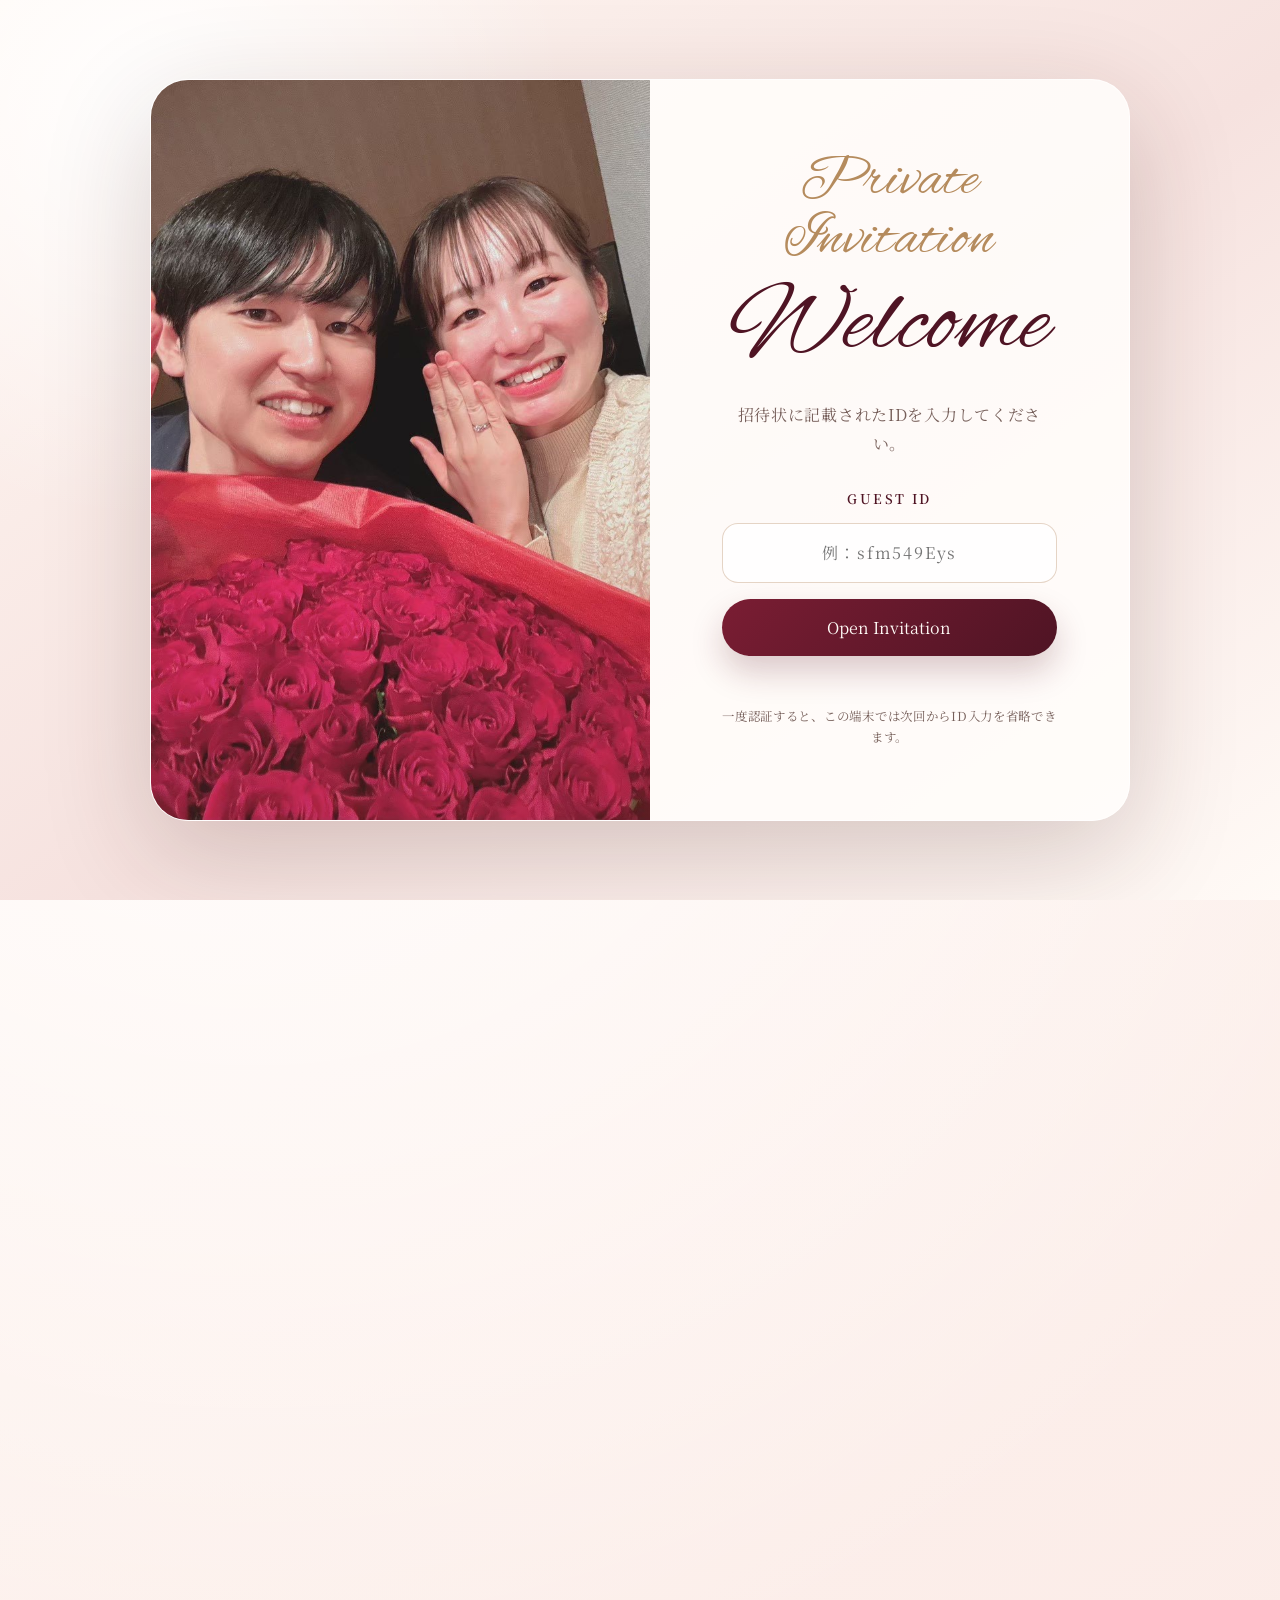
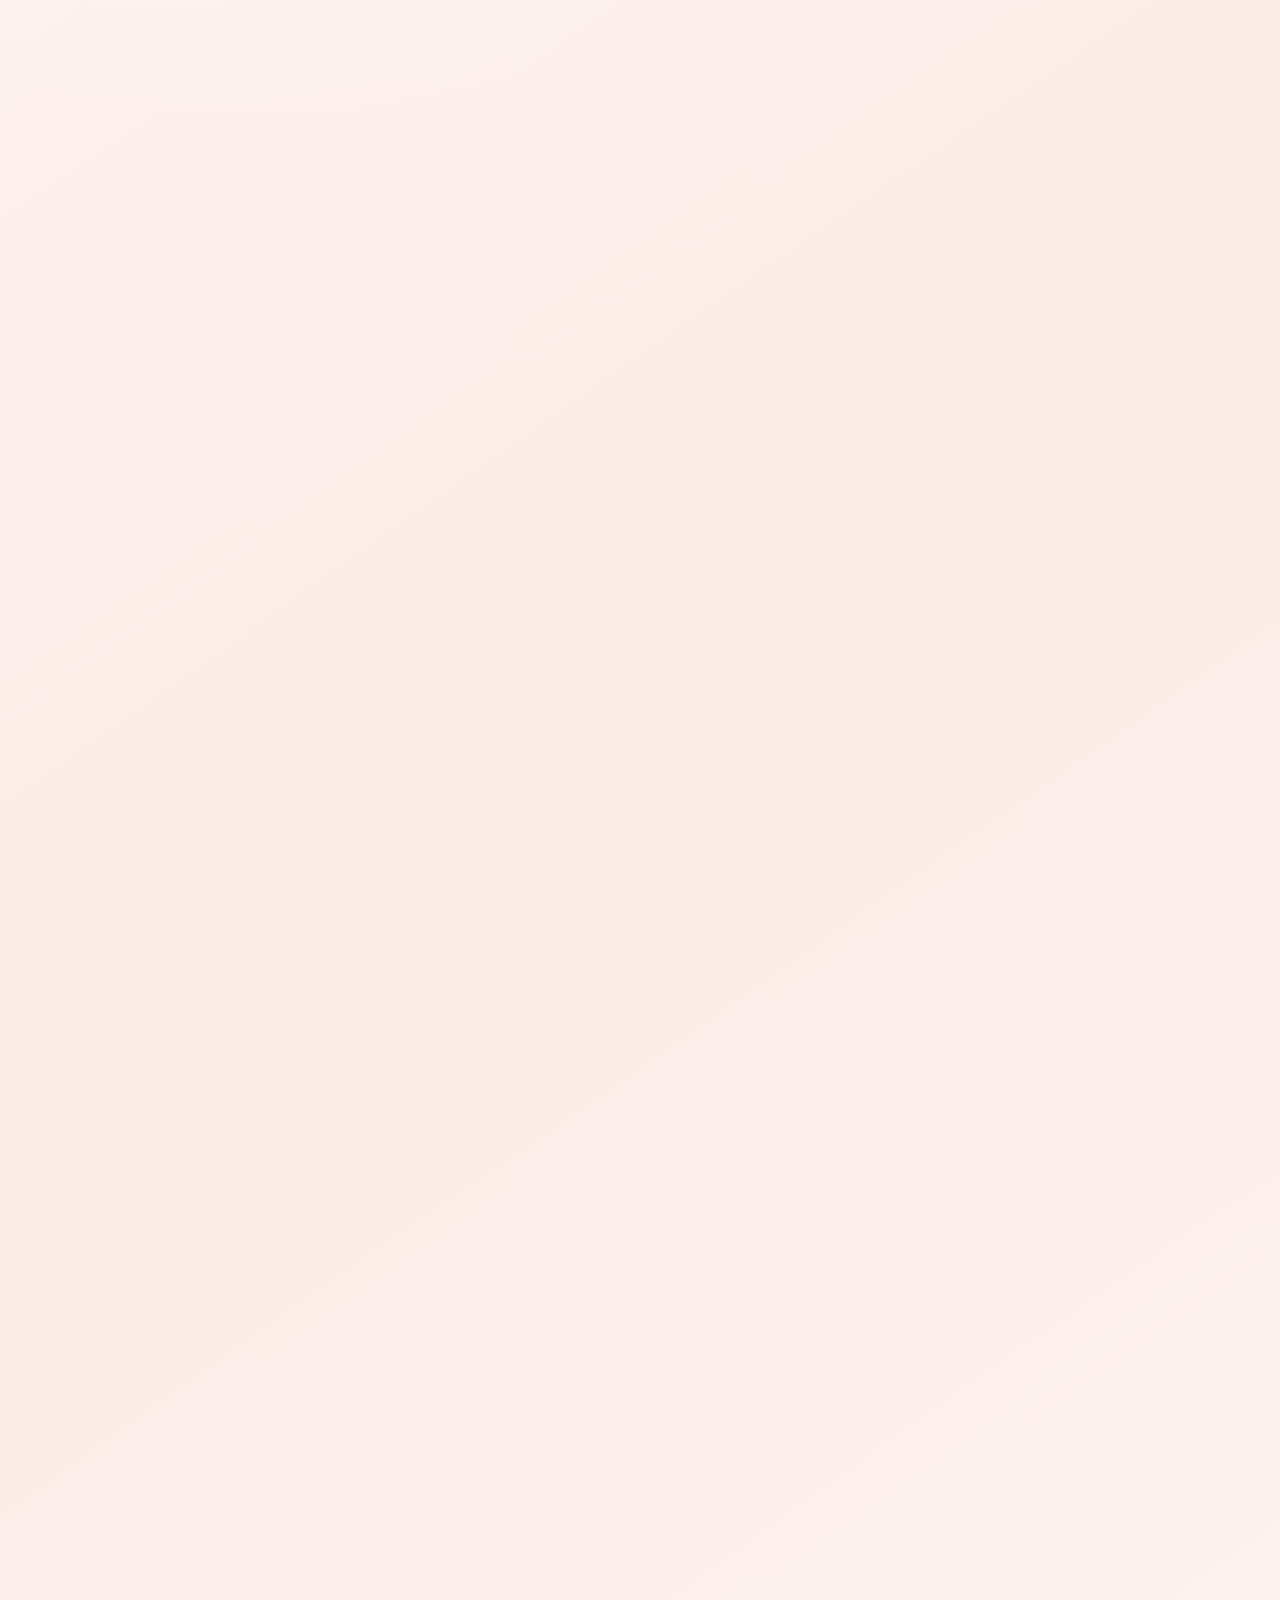
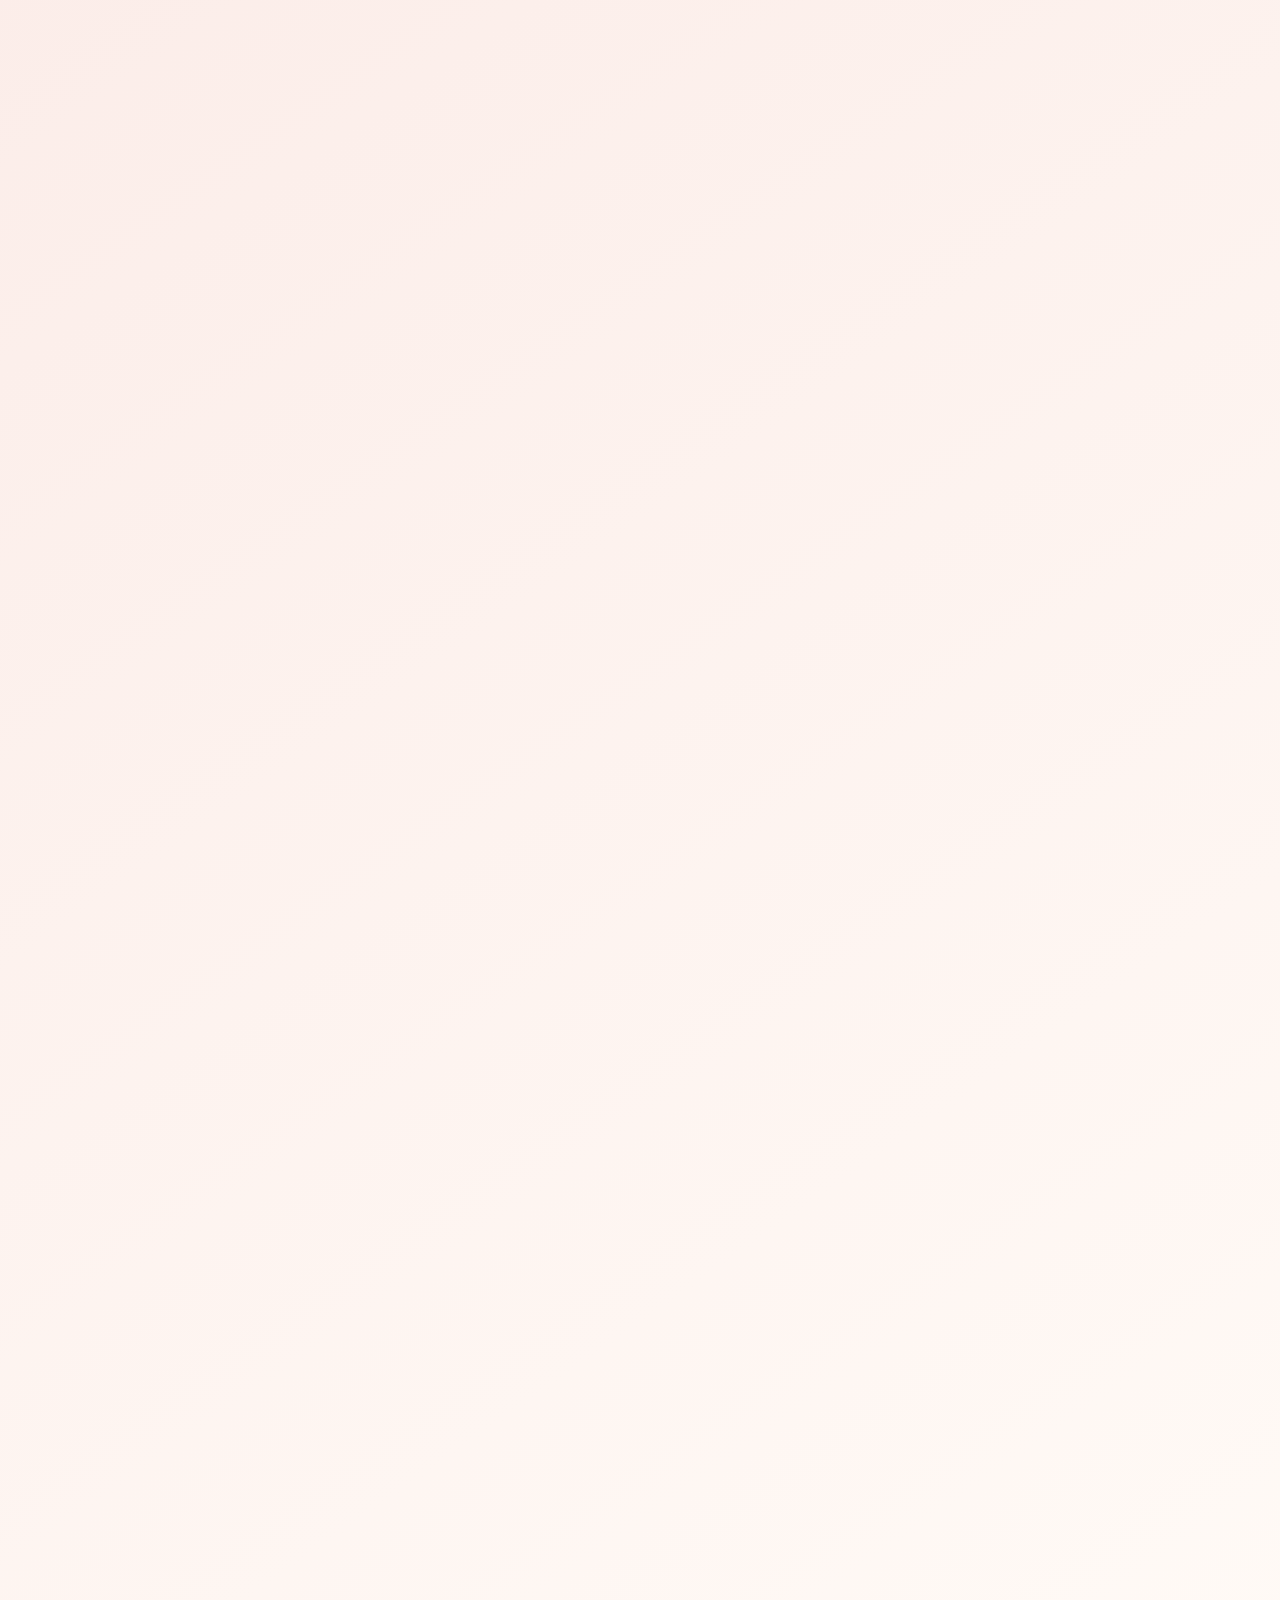
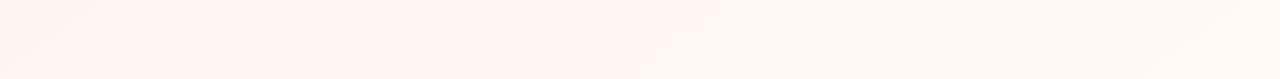
<file: index.html>
<!doctype html>
<html lang="ja">
<head>
  <meta charset="utf-8">
  <meta name="viewport" content="width=device-width, initial-scale=1">
  <meta name="robots" content="noindex,nofollow">
  <meta name="theme-color" content="#fff8f3">
  <title>Yusuke &amp; Aika Wedding Invitation</title>
  <link rel="icon" href="assets/favicon.svg" type="image/svg+xml">
  <link rel="preconnect" href="https://fonts.googleapis.com">
  <link rel="preconnect" href="https://fonts.gstatic.com" crossorigin>
  <link href="https://fonts.googleapis.com/css2?family=Alex+Brush&amp;family=Noto+Serif+JP:wght@400;500;600;700&amp;family=Old+Standard+TT:wght@400;700&amp;display=swap" rel="stylesheet">
  <link rel="stylesheet" href="css/style.css">
</head>
<body class="auth-locked">
  <div class="petal-layer" aria-hidden="true"></div>

  <section id="authOverlay" class="auth-overlay" aria-labelledby="authTitle">
    <div class="auth-card">
      <div class="auth-photo" aria-hidden="true">
        <img src="assets/gallery-1.jpg" alt="" loading="eager">
      </div>
      <div class="auth-content">
        <p class="auth-kicker">Private Invitation</p>
        <h1 id="authTitle">Welcome</h1>
        <p class="auth-copy">
          招待状に記載されたIDを<br class="sp-only">入力してください。
        </p>
        <form id="authForm" class="auth-form" novalidate>
          <label for="guestIdEntry">Guest ID</label>
          <input id="guestIdEntry" name="guestIdEntry" type="text" inputmode="text" autocomplete="off" autocapitalize="none" spellcheck="false" required placeholder="例：sfm549Eys">
          <button id="authButton" class="primary-button" type="submit">Open Invitation</button>
          <p id="authStatus" class="form-status" aria-live="polite"></p>
        </form>
        <p class="auth-note">一度認証すると、この端末では次回からID入力を省略できます。</p>
      </div>
    </div>
  </section>

  <header class="top-menu" aria-label="ページメニュー">
    <button id="menuButton" class="hamburger" type="button" aria-label="メニューを開く" aria-controls="menuPanel" aria-expanded="false"><span></span></button>
    <nav id="menuPanel" class="menu-panel" aria-label="メインメニュー">
      <a href="#invitation" data-nav="invitation"><span>Invitation</span>招待状ページ</a>
      <a href="#profile" data-nav="profile"><span>Profile</span>2人の紹介ページ</a>
      <a id="finalPuzzleMenuLink" class="is-hidden" href="#final-puzzle" data-nav="final-puzzle"><span>Final Puzzle</span>本当の最後の謎ページ</a>
      <div class="menu-divider" aria-hidden="true"></div>
      <div class="guest-menu">
        <p id="menuGuestName">Guest</p>
        <button id="changeIdButton" type="button">IDを変更する</button>
      </div>
    </nav>
  </header>

  <div id="messageOverlay" class="message-overlay" role="button" tabindex="0" aria-label="招待状を開く" hidden>
    <div class="message-shade" aria-hidden="true"></div>
    <article class="message-card" aria-live="polite">
      <p class="script-label">Dear Guest</p>
      <h2 id="messageGuestName" class="message-name">ゲスト様</h2>
      <p id="messageBody" class="message-text"></p>
      <p class="message-signature">Yusuke &amp; Aika</p>
      <div class="tap-guide">Tap to open</div>
    </article>
  </div>

  <main class="site-shell">
    <div id="invitationPage" class="page-view" data-page="invitation">
      <section class="hero fade-in">
        <div class="hero-slider" aria-label="新郎新婦の写真スライド">
          <div class="hero-slide is-active"><img src="assets/gallery-2.jpg" alt="東京タワーと新郎新婦" loading="eager"></div>
          <div class="hero-slide"><img src="assets/gallery-3.jpg" alt="海辺で撮影した新郎新婦" loading="lazy"></div>
          <div class="hero-slide"><img src="assets/gallery-4.jpg" alt="野球場で撮影した新郎新婦" loading="lazy"></div>
          <div class="slider-dots" aria-label="写真切り替え">
            <button class="slide-dot is-active" type="button" aria-label="写真1"></button>
            <button class="slide-dot" type="button" aria-label="写真2"></button>
            <button class="slide-dot" type="button" aria-label="写真3"></button>
          </div>
        </div>
        <div class="hero-copy">
          <p class="script-label">Wedding Invitation</p>
          <h1>Yusuke &amp; Aika</h1>
          <p class="lead">
            <span>平素より温かく見守ってくださり、<br class="sp-only">ありがとうございます。</span><br>
            <span>皆様への感謝を込めて、<br class="sp-only">ささやかながら結婚式を執り行います。</span>
          </p>
        </div>
      </section>

      <section class="section fade-in" aria-labelledby="countdown-title">
        <p class="section-kicker">Countdown</p>
        <h2 id="countdown-title">Until Our Wedding</h2>
        <p class="section-note">2027年3月21日 <span class="number-font">10:00</span> まで</p>
        <div class="countdown-grid" aria-live="polite">
          <div class="count-card"><span id="days" class="count-number">0</span><span class="count-label">Days</span></div>
          <div class="count-card"><span id="hours" class="count-number">00</span><span class="count-label">Hours</span></div>
          <div class="count-card"><span id="minutes" class="count-number">00</span><span class="count-label">Minutes</span></div>
          <div class="count-card"><span id="seconds" class="count-number">00</span><span class="count-label">Seconds</span></div>
        </div>
      </section>

      <section class="section fade-in" aria-labelledby="details-title">
        <p class="section-kicker">Information</p>
        <h2 id="details-title">Wedding Day</h2>
        <div class="info-grid">
          <article class="info-card"><h3>Date</h3><p><span class="number-font">2027.03.21</span><br>日曜日</p></article>
          <article class="info-card"><h3>Ceremony</h3><p><span class="number-font">10:00〜10:30</span></p></article>
          <article class="info-card"><h3>Reception</h3><p><span class="number-font">11:00〜14:00</span></p></article>
        </div>
      </section>

      <section class="section fade-in" aria-labelledby="venue-title">
        <p class="section-kicker">Access</p>
        <h2 id="venue-title">Venue</h2>
        <div class="venue-layout">
          <article class="venue-card">
            <h3 class="venue-name"><a href="https://www.kimptonshinjukuwedding.com/" target="_blank" rel="noopener">キンプトン新宿東京</a></h3>
            <p>会場名をタップすると、公式HPを開けます。</p>
            <p>当日はお気をつけてお越しください。</p>
            <a class="button-link" href="https://www.google.com/maps/search/?api=1&amp;query=%E3%82%AD%E3%83%B3%E3%83%97%E3%83%88%E3%83%B3%E6%96%B0%E5%AE%BF%E6%9D%B1%E4%BA%AC" target="_blank" rel="noopener">Open Google Maps</a>
          </article>
          <div class="map-card" aria-label="Google Map">
            <iframe src="https://www.google.com/maps?q=%E3%82%AD%E3%83%B3%E3%83%97%E3%83%88%E3%83%B3%E6%96%B0%E5%AE%BF%E6%9D%B1%E4%BA%AC&amp;output=embed" title="キンプトン新宿東京の地図" loading="lazy" referrerpolicy="no-referrer-when-downgrade"></iframe>
          </div>
        </div>
        <div class="movie-card">
          <video controls playsinline preload="metadata" poster="assets/access-poster.jpg">
            <source src="assets/access-placeholder.mp4" type="video/mp4">
            お使いのブラウザは動画再生に対応していません。
          </video>
          <p class="movie-caption">※現在は仮動画です。実際の行き方動画に差し替える場合は、<span class="number-font">assets/access-placeholder.mp4</span> を同名で置き換えてください。</p>
        </div>
      </section>

      <section id="rsvp" class="section fade-in" aria-labelledby="rsvp-title">
        <p class="section-kicker">RSVP</p>
        <h2 id="rsvp-title">Reply Form</h2>
        <p class="section-note">恐れ入りますが、挙式・披露宴それぞれの<br class="sp-only">ご出欠をご回答ください。</p>
        <div class="rsvp-shell">
          <form id="rsvpForm" class="rsvp-form" novalidate>
            <input type="hidden" id="guestId" name="guestId" value="">
            <div class="form-grid">
              <div class="field"><label for="name">氏名 <span class="required">*</span></label><input id="name" name="name" type="text" value="" autocomplete="name" readonly required></div>
              <div class="field"><label for="email">メールアドレス <span class="required">*</span></label><input id="email" name="email" type="email" autocomplete="email" required placeholder="example@example.com"></div>
            </div>
            <div class="radio-grid">
              <fieldset class="radio-field"><legend>挙式 <span class="required">*</span></legend><div class="radio-options"><label class="radio-option"><input type="radio" name="ceremonyAttendance" value="出席" required>出席</label><label class="radio-option"><input type="radio" name="ceremonyAttendance" value="欠席">欠席</label></div></fieldset>
              <fieldset class="radio-field"><legend>披露宴 <span class="required">*</span></legend><div class="radio-options"><label class="radio-option"><input type="radio" name="receptionAttendance" value="出席" required>出席</label><label class="radio-option"><input type="radio" name="receptionAttendance" value="欠席">欠席</label></div></fieldset>
            </div>
            <fieldset class="radio-field allergy-field">
              <legend>アレルギー <span class="required">*</span></legend>
              <div class="radio-options">
                <label class="radio-option"><input type="radio" name="allergyChoice" value="あり" required>あり</label>
                <label class="radio-option"><input type="radio" name="allergyChoice" value="なし">なし</label>
              </div>
            </fieldset>
            <div id="allergyDetailsField" class="field allergy-details is-hidden">
              <label for="allergyDetails">アレルギーの詳細 <span class="required">*</span></label>
              <textarea id="allergyDetails" name="allergyDetails" placeholder="例：えび、かに、落花生"></textarea>
            </div>
            <div class="field"><label for="guestMessage">メッセージ</label><textarea id="guestMessage" name="message" placeholder="新郎新婦へのメッセージがあればご入力ください。"></textarea></div>
            <div class="submit-area"><button id="submitButton" class="primary-button" type="submit">Send Reply</button><p id="formStatus" class="form-status" aria-live="polite"></p></div>
          </form>
          <div id="thanksMessage" class="thanks-card is-hidden" aria-live="polite"><strong>ご回答ありがとうございました！</strong><p>当日お会いできますことを、心より楽しみにしております。</p></div>
        </div>
      </section>
      <footer class="footer"><p class="signature">Yusuke &amp; Aika</p><p><span class="number-font">2027.03.21</span></p></footer>
    </div>

    <section id="profilePage" class="page-view sub-page is-hidden" data-page="profile" aria-labelledby="profile-title">
      <div class="page-intro fade-in is-visible">
        <p class="page-kicker">Profile</p>
        <h2 id="profile-title" class="page-title">About Us</h2>
      </div>
      <div class="blank-card fade-in is-visible" aria-label="2人の紹介ページ"></div>
      <footer class="footer"><p class="signature">Yusuke &amp; Aika</p><p><span class="number-font">2027.03.21</span></p></footer>
    </section>

    <section id="finalPuzzlePage" class="page-view sub-page is-hidden" data-page="final-puzzle" aria-labelledby="final-title">
      <div class="page-intro fade-in is-visible">
        <p class="page-kicker">Final Puzzle</p>
        <h2 id="final-title" class="page-title">The Last Mystery</h2>
      </div>
      <div id="finalPuzzleContent" class="blank-card fade-in is-visible" aria-label="本当の最後の謎ページ"></div>
      <footer class="footer"><p class="signature">Yusuke &amp; Aika</p><p><span class="number-font">2027.03.21</span></p></footer>
    </section>
  </main>

  <script src="js/config.js"></script>
  <script src="js/script.js"></script>
</body>
</html>
</file>
<file: css/style.css>
@charset "UTF-8";
:root {
  --script: 'Alex Brush', cursive;
  --serif: 'Noto Serif JP', serif;
  --number: 'Old Standard TT', serif;
  --ink: #392724;
  --muted: #765f5a;
  --paper: #fffaf6;
  --paper-soft: #fff1eb;
  --rose: #b96074;
  --wine: #7a1d33;
  --wine-dark: #4f1424;
  --gold: #b58b5d;
  --line: rgba(181, 139, 93, .28);
  --shadow: 0 28px 88px rgba(65, 29, 23, .15);
}
* { box-sizing: border-box; }
html { scroll-behavior: smooth; }
body {
  margin: 0;
  min-height: 100svh;
  color: var(--ink);
  font-family: var(--serif);
  line-height: 1.85;
  letter-spacing: .045em;
  background:
    radial-gradient(circle at 20% 10%, rgba(255,255,255,.92), transparent 28%),
    linear-gradient(145deg, #fff8f3 0%, #fbebe7 48%, #fffaf6 100%);
  overflow-x: hidden;
}
body.has-overlay, body.auth-locked { overflow: hidden; }
a { color: inherit; }
img { max-width: 100%; }
.number-font, .count-number { font-family: var(--number); font-variant-numeric: tabular-nums; }
.is-hidden { display: none !important; }
[hidden] { display: none !important; }
.sp-only { display: none; }

.auth-locked .site-shell, .auth-locked .top-menu { opacity: 0; pointer-events: none; }
.auth-overlay {
  position: fixed;
  inset: 0;
  z-index: 30;
  display: grid;
  place-items: center;
  padding: 24px;
  overflow-y: auto;
  background:
    radial-gradient(circle at 12% 12%, rgba(255,255,255,.94), transparent 30%),
    linear-gradient(145deg, #fff8f3 0%, #f6e2df 54%, #fffaf6 100%);
  transition: opacity .58s ease, visibility .58s ease;
}
.auth-overlay.is-closing { opacity: 0; visibility: hidden; pointer-events: none; }
.auth-card {
  display: grid;
  grid-template-columns: minmax(0, 1.02fr) minmax(380px, .98fr);
  width: min(980px, 100%);
  min-height: min(680px, calc(100svh - 48px));
  overflow: hidden;
  border: 1px solid rgba(255,255,255,.74);
  border-radius: 38px;
  background: rgba(255,253,251,.88);
  box-shadow: 0 32px 110px rgba(65,29,23,.20);
  animation: authCardIn .8s ease both;
}
@keyframes authCardIn {
  from { opacity: 0; transform: translateY(14px) scale(.992); }
  to { opacity: 1; transform: translateY(0) scale(1); }
}
.auth-photo { position: relative; min-height: 420px; overflow: hidden; }
.auth-photo::after {
  content: "";
  position: absolute;
  inset: 0;
  background: linear-gradient(180deg, transparent 55%, rgba(54,32,29,.20));
}
.auth-photo img { display: block; width: 100%; height: 100%; object-fit: cover; object-position: center; }
.auth-content { align-self: center; padding: clamp(38px, 6vw, 72px); text-align: center; }
.auth-kicker { margin: 0 0 8px; color: var(--gold); font-family: var(--script); font-size: clamp(2.2rem, 5vw, 3.7rem); line-height: 1; }
.auth-content h1 { margin: 0; color: var(--wine-dark); font-family: var(--script); font-size: clamp(4rem, 8vw, 6.4rem); font-weight: 400; line-height: .95; }
.auth-copy { margin: 24px 0 0; color: var(--muted); }
.auth-form { display: grid; gap: 12px; margin: 28px auto 0; max-width: 390px; }
.auth-form label { color: var(--wine-dark); font-size: .82rem; font-weight: 600; letter-spacing: .18em; text-transform: uppercase; }
.auth-form input { text-align: center; font-family: var(--number); font-size: 1.05rem; letter-spacing: .11em; }
.auth-form .primary-button { width: 100%; margin-top: 4px; }
.auth-form .form-status { margin-top: 2px; }
.auth-note { margin: 8px auto 0; max-width: 390px; color: var(--muted); font-size: .78rem; line-height: 1.7; }

.petal-layer { position: fixed; inset: 0; z-index: 0; pointer-events: none; overflow: hidden; }
.petal {
  position: absolute;
  top: -10vh;
  left: var(--left);
  width: var(--size);
  height: calc(var(--size) * .68);
  opacity: 0;
  border-radius: 82% 18% 72% 28%;
  background: radial-gradient(circle at 30% 25%, #fff, #ffd4df 58%, #f5a6b8 100%);
  box-shadow: 0 2px 10px rgba(185, 96, 116, .16);
  animation: petal-fall var(--duration) linear var(--delay) infinite;
  will-change: transform, opacity;
}
@keyframes petal-fall {
  0% {
    transform: translate3d(0, -12vh, 0) rotate(var(--rotate));
    opacity: 0;
  }
  10% { opacity: var(--alpha); }
  55% {
    transform: translate3d(calc(var(--drift) * .48), 54vh, 0) rotate(calc(var(--rotate) + 230deg));
    opacity: var(--alpha);
  }
  100% {
    transform: translate3d(var(--drift), 112vh, 0) rotate(calc(var(--rotate) + 560deg));
    opacity: 0;
  }
}
@media (prefers-reduced-motion: reduce) {
  .petal {
    top: var(--static-top);
    left: var(--left);
    opacity: var(--alpha);
    animation: none;
    transform: rotate(var(--rotate));
  }
}

.message-overlay {
  position: fixed;
  inset: 0;
  z-index: 20;
  display: grid;
  place-items: center;
  padding: 24px;
  background:
    linear-gradient(180deg, rgba(40,24,20,.12), rgba(40,24,20,.56)),
    url('../assets/gallery-1.jpg');
  background-size: cover;
  background-position: center 42%;
  transition: opacity .76s ease, visibility .76s ease;
}
.message-overlay.is-closing { opacity: 0; visibility: hidden; pointer-events: none; }
.message-shade { position: absolute; inset: 0; backdrop-filter: blur(1.2px) saturate(1.06); }
.message-card {
  position: relative;
  width: min(91vw, 660px);
  padding: clamp(32px, 5vw, 60px) clamp(24px, 5vw, 58px);
  color: #fffdfb;
  text-align: center;
  border: 1px solid rgba(255, 255, 255, .58);
  border-radius: 34px;
  background: linear-gradient(180deg, rgba(54, 32, 29, .62), rgba(54, 32, 29, .36));
  box-shadow: 0 36px 100px rgba(0, 0, 0, .34);
  transform: translateY(8px);
  animation: cardIn .9s ease .1s forwards;
}
@keyframes cardIn { to { transform: translateY(0); } }
.message-card::before {
  content: "";
  position: absolute;
  inset: 13px;
  border: 1px solid rgba(255, 255, 255, .25);
  border-radius: 26px;
  pointer-events: none;
}
.script-label, .section-kicker, .page-kicker {
  margin: 0 0 8px;
  font-family: var(--script);
  font-size: clamp(2.35rem, 7vw, 4.35rem);
  line-height: 1;
  letter-spacing: .025em;
  font-weight: 400;
}
.message-name {
  margin: 18px 0;
  font-size: clamp(1.28rem, 4vw, 2rem);
  font-weight: 600;
  letter-spacing: .13em;
}
.message-text {
  margin: 0;
  font-size: clamp(.95rem, 2.8vw, 1.07rem);
  line-height: 2.16;
  text-wrap: pretty;
}
.message-signature {
  margin: 22px 0 0;
  font-family: var(--script);
  font-size: clamp(2.05rem, 6.4vw, 3.35rem);
  line-height: 1;
  letter-spacing: .022em;
}
.tap-guide {
  margin: 30px auto 0;
  width: fit-content;
  padding: 8px 18px;
  color: rgba(255, 255, 255, .94);
  border: 1px solid rgba(255, 255, 255, .52);
  border-radius: 999px;
  font-size: .78rem;
  letter-spacing: .22em;
  text-transform: uppercase;
  animation: pulse 1.8s ease-in-out infinite;
}
@keyframes pulse { 0%, 100% { opacity: .58; transform: translateY(0); } 50% { opacity: 1; transform: translateY(-2px); } }

.top-menu { position: fixed; top: 18px; right: 18px; z-index: 12; }
.hamburger {
  width: 52px;
  height: 52px;
  border: 1px solid rgba(255,255,255,.74);
  border-radius: 999px;
  background: rgba(255,250,246,.82);
  backdrop-filter: blur(14px);
  box-shadow: 0 14px 38px rgba(65, 29, 23, .12);
  display: grid;
  place-items: center;
  padding: 0;
  cursor: pointer;
}
.hamburger span, .hamburger::before, .hamburger::after {
  content: "";
  display: block;
  width: 21px;
  height: 1.5px;
  border-radius: 999px;
  background: var(--wine-dark);
  transition: transform .25s ease, opacity .25s ease;
}
.hamburger::before { transform: translateY(-7px); }
.hamburger::after { transform: translateY(7px); }
.hamburger.is-open span { opacity: 0; }
.hamburger.is-open::before { transform: translateY(1.5px) rotate(42deg); }
.hamburger.is-open::after { transform: translateY(-1.5px) rotate(-42deg); }
.menu-panel {
  position: absolute;
  top: 64px;
  right: 0;
  width: min(82vw, 310px);
  padding: 14px;
  border-radius: 24px;
  background: rgba(255,250,246,.92);
  border: 1px solid var(--line);
  box-shadow: var(--shadow);
  backdrop-filter: blur(18px);
  opacity: 0;
  transform: translateY(-8px);
  visibility: hidden;
  transition: opacity .22s ease, transform .22s ease, visibility .22s ease;
}
.menu-panel.is-open { opacity: 1; transform: translateY(0); visibility: visible; }
.menu-panel a {
  display: block;
  padding: 14px 16px;
  border-radius: 16px;
  color: var(--wine-dark);
  text-decoration: none;
  font-weight: 600;
  letter-spacing: .08em;
}
.menu-panel a span { display: block; font-family: var(--script); font-size: 2.1rem; line-height: 1; font-weight: 400; letter-spacing: .02em; color: var(--gold); }
.menu-panel a.is-current, .menu-panel a:hover { background: rgba(181,139,93,.13); }
.menu-divider { height: 1px; margin: 8px 10px 10px; background: var(--line); }
.guest-menu { padding: 4px 16px 8px; }
.guest-menu p { margin: 0; color: var(--muted); font-size: .82rem; line-height: 1.6; }
.guest-menu button { margin-top: 5px; padding: 0; border: 0; color: var(--wine); background: transparent; font: inherit; font-size: .78rem; text-decoration: underline; text-underline-offset: 3px; cursor: pointer; }

.site-shell { position: relative; z-index: 1; width: min(1120px, calc(100% - 32px)); margin: 0 auto; padding: 28px 0 80px; }
.page-view { animation: pageIn .45s ease both; }
@keyframes pageIn { from { opacity: 0; transform: translateY(8px); } to { opacity: 1; transform: translateY(0); } }
.hero {
  overflow: hidden;
  border-radius: 36px;
  background: rgba(255, 255, 255, .82);
  box-shadow: var(--shadow);
  border: 1px solid var(--line);
}
.hero-slider {
  position: relative;
  height: clamp(470px, 70vw, 820px);
  overflow: hidden;
  background: var(--paper-soft);
}
.hero-slide { position: absolute; inset: 0; opacity: 0; transition: opacity 1.1s ease; }
.hero-slide.is-active { opacity: 1; }
.hero-slide img { width: 100%; height: 100%; display: block; object-fit: cover; object-position: center 48%; }
.hero-slide:nth-child(1) img { object-position: center 46%; }
.hero-slide:nth-child(2) img { object-position: center 48%; }
.hero-slide:nth-child(3) img { object-position: center 34%; }
.slider-dots { position: absolute; left: 50%; bottom: 18px; transform: translateX(-50%); display: flex; gap: 10px; }
.slide-dot { width: 9px; height: 9px; border: 0; border-radius: 999px; background: rgba(255,255,255,.54); padding: 0; cursor: pointer; }
.slide-dot.is-active { width: 28px; background: #fff; }
.hero-copy { padding: clamp(30px, 5vw, 60px) 24px clamp(34px, 5vw, 64px); text-align: center; }
.hero-copy h1, .section h2, .page-title {
  margin: 0;
  font-family: var(--script);
  font-weight: 400;
  line-height: 1.04;
  letter-spacing: .022em;
  color: var(--wine-dark);
}
.hero-copy h1 { font-size: clamp(3.25rem, 9.5vw, 6.8rem); }
.lead { margin: 24px auto 0; max-width: 740px; color: var(--muted); font-size: clamp(.98rem, 2.4vw, 1.06rem); }

.section {
  position: relative;
  margin-top: 28px;
  padding: clamp(30px, 5vw, 56px);
  border-radius: 32px;
  background: rgba(255, 255, 255, .78);
  border: 1px solid var(--line);
  box-shadow: 0 18px 62px rgba(73, 35, 28, .10);
  overflow: hidden;
}
.section::before {
  content: "";
  position: absolute;
  inset: 12px;
  border: 1px solid rgba(173, 122, 79, .13);
  border-radius: 25px;
  pointer-events: none;
}
.section > * { position: relative; }
.section-kicker, .page-kicker { color: var(--gold); text-align: center; font-size: clamp(2.1rem, 6vw, 3.7rem); }
.section h2, .page-title { text-align: center; font-size: clamp(2.75rem, 6.6vw, 4.9rem); }
.section-note { margin: 18px auto 0; max-width: 760px; text-align: center; color: var(--muted); }

.countdown-grid { display: grid; grid-template-columns: repeat(4, minmax(0, 1fr)); gap: 14px; margin-top: 30px; }
.count-card { padding: 22px 10px 18px; text-align: center; border-radius: 24px; background: linear-gradient(180deg, #fff, #fff7f1); border: 1px solid rgba(173, 122, 79, .24); box-shadow: 0 12px 28px rgba(88, 45, 38, .07); }
.count-number { display: block; font-size: clamp(2rem, 7vw, 4rem); line-height: 1; color: var(--wine); }
.count-label { display: block; margin-top: 10px; color: var(--muted); font-size: .75rem; letter-spacing: .22em; text-transform: uppercase; }

.info-grid { display: grid; grid-template-columns: repeat(3, 1fr); gap: 16px; margin-top: 28px; }
.info-card { padding: 26px 18px; text-align: center; border-radius: 26px; background: rgba(255,250,246,.88); border: 1px solid rgba(173, 122, 79, .23); }
.info-card h3 { margin: 0 0 12px; color: var(--wine-dark); font-size: 1.05rem; letter-spacing: .16em; }
.info-card p { margin: 0; color: var(--muted); }

.venue-layout { display: grid; grid-template-columns: minmax(0, .9fr) minmax(0, 1.1fr); gap: 22px; align-items: stretch; margin-top: 30px; }
.venue-card, .map-card, .movie-card { border-radius: 28px; background: rgba(255,250,246,.90); border: 1px solid rgba(173, 122, 79, .23); overflow: hidden; }
.venue-card { padding: 28px; }
.venue-name { margin: 0 0 10px; font-size: 1.36rem; color: var(--wine-dark); letter-spacing: .1em; }
.venue-name a { text-decoration: none; border-bottom: 1px solid rgba(79,20,36,.35); }
.venue-card p { margin: 8px 0 0; color: var(--muted); }
.map-card iframe { display: block; width: 100%; min-height: 340px; border: 0; }
.button-link { display: inline-flex; align-items: center; justify-content: center; gap: 8px; margin-top: 20px; padding: 12px 20px; color: #fffaf6; background: linear-gradient(135deg, var(--wine), var(--wine-dark)); border-radius: 999px; text-decoration: none; box-shadow: 0 12px 24px rgba(93, 23, 37, .18); }
.movie-card { margin-top: 22px; padding: 18px; }
.movie-card video { display: block; width: 100%; border-radius: 20px; background: #000; }
.movie-caption { margin: 12px 4px 2px; color: var(--muted); font-size: .9rem; }

.rsvp-shell { margin-top: 30px; }
.rsvp-form { max-width: 820px; margin: 0 auto; }
.form-grid { display: grid; grid-template-columns: 1fr 1fr; gap: 18px; }
.field { display: grid; gap: 8px; margin-top: 18px; }
.field label, .radio-field legend { color: var(--wine-dark); font-weight: 600; letter-spacing: .1em; }
.required { color: var(--wine); }
input[type="text"], input[type="email"], textarea {
  width: 100%;
  padding: 14px 16px;
  border-radius: 16px;
  border: 1px solid rgba(173, 122, 79, .32);
  background: rgba(255, 255, 255, .88);
  color: var(--ink);
  font: inherit;
  outline: none;
  transition: border-color .2s ease, box-shadow .2s ease, background .2s ease;
}
input:focus, textarea:focus { border-color: var(--gold); box-shadow: 0 0 0 4px rgba(173,122,79,.13); background: #fff; }
input[readonly] { color: var(--muted); background: rgba(248,242,238,.92); cursor: default; }
textarea { min-height: 112px; resize: vertical; }
.radio-grid { display: grid; grid-template-columns: 1fr 1fr; gap: 18px; margin-top: 18px; }
.radio-field { margin: 0; padding: 18px; border: 1px solid rgba(173, 122, 79, .23); border-radius: 22px; background: rgba(255,250,246,.74); }
.radio-options { display: grid; grid-template-columns: 1fr 1fr; gap: 10px; margin-top: 12px; }
.radio-option { position: relative; display: flex; align-items: center; justify-content: center; min-height: 48px; padding: 10px; border-radius: 999px; border: 1px solid rgba(173, 122, 79, .28); background: #fff; color: var(--muted); cursor: pointer; }
.radio-option input { position: absolute; opacity: 0; pointer-events: none; }
.radio-option:has(input:checked) { color: #fff; background: linear-gradient(135deg, var(--wine), var(--rose)); border-color: transparent; box-shadow: 0 10px 22px rgba(140,32,57,.18); }
.allergy-field { margin-top: 18px; }
.allergy-field .radio-options { max-width: 440px; }
.allergy-details { animation: fieldIn .28s ease both; }
@keyframes fieldIn { from { opacity: 0; transform: translateY(-5px); } to { opacity: 1; transform: translateY(0); } }
.submit-area { margin-top: 28px; text-align: center; }
.primary-button {
  min-width: 240px;
  padding: 14px 28px;
  border: 0;
  border-radius: 999px;
  color: #fffaf6;
  background: linear-gradient(135deg, var(--wine), var(--wine-dark));
  box-shadow: 0 16px 32px rgba(93, 23, 37, .22);
  transition: transform .18s ease, opacity .18s ease, box-shadow .18s ease;
  font: inherit;
  cursor: pointer;
}
.primary-button:hover { transform: translateY(-1px); box-shadow: 0 18px 38px rgba(93, 23, 37, .25); }
.primary-button:disabled { opacity: .62; cursor: progress; transform: none; }
.form-status { min-height: 1.7em; margin: 16px 0 0; color: var(--muted); text-align: center; }
.form-status.is-error { color: #a83a3a; }
.form-status.is-success { color: #47744b; }
.thanks-card { max-width: 720px; margin: 30px auto 0; padding: 28px; text-align: center; border-radius: 26px; background: linear-gradient(180deg, #fff, #fff6f2); border: 1px solid rgba(173, 122, 79, .28); box-shadow: 0 14px 34px rgba(73, 35, 28, .09); }
.thanks-card strong { display: block; color: var(--wine-dark); font-size: 1.18rem; margin-bottom: 8px; }

.sub-page { min-height: calc(var(--vh, 1vh) * 100 - 56px); padding: 64px 0 28px; }
.page-intro { margin: 0 auto 26px; padding: clamp(30px, 5vw, 54px); border-radius: 34px; text-align: center; background: rgba(255,255,255,.78); border: 1px solid var(--line); box-shadow: var(--shadow); }
.page-title { font-size: clamp(3.2rem, 8vw, 6rem); }
.blank-card, .locked-card {
  min-height: min(58svh, 520px);
  margin: 0 auto;
  padding: clamp(30px, 5vw, 56px);
  border-radius: 34px;
  background: rgba(255,255,255,.78);
  border: 1px solid var(--line);
  box-shadow: var(--shadow);
}
.locked-card {
  display: grid;
  place-items: center;
  text-align: center;
}
.locked-card .section-note { margin-top: 0; }

.footer { padding: 42px 0 10px; text-align: center; color: var(--muted); }
.footer .signature { margin: 0; font-family: var(--script); font-size: clamp(2.4rem, 6vw, 4rem); line-height: 1; color: var(--wine-dark); }
.fade-in { opacity: 0; transform: translateY(22px); transition: opacity .78s ease, transform .78s ease; }
.fade-in.is-visible { opacity: 1; transform: translateY(0); }

@media (max-width: 820px) {
  .auth-overlay { padding: 14px; }
  .auth-card { grid-template-columns: 1fr; width: min(620px, 100%); min-height: 0; border-radius: 30px; }
  .auth-photo { min-height: clamp(210px, 48svh, 390px); }
  .auth-photo img { object-position: center 42%; }
  .auth-content { padding: 34px 24px 32px; }
  .auth-copy { margin-top: 18px; }
  .auth-form { margin-top: 22px; }
  .site-shell { width: min(100% - 24px, 680px); padding-top: 16px; }
  .top-menu { top: 12px; right: 12px; }
  .hamburger { width: 48px; height: 48px; }
  .hero { border-radius: 28px; }
  .hero-slider { height: min(112vw, 690px); }
  .section { margin-top: 20px; padding: 28px 18px; border-radius: 26px; }
  .section::before { inset: 9px; border-radius: 21px; }
  .countdown-grid { gap: 9px; }
  .count-card { padding: 17px 6px 14px; border-radius: 18px; }
  .count-label { font-size: .62rem; letter-spacing: .16em; }
  .info-grid, .venue-layout, .form-grid, .radio-grid { grid-template-columns: 1fr; }
  .venue-card { padding: 22px; }
  .map-card iframe { min-height: 280px; }
  .message-overlay { padding: 18px; background-position: center center; }
  .message-card { border-radius: 28px; }
  .message-text { line-height: 2.05; }
  .sp-only { display: inline; }
}
@media (max-width: 480px) {
  body { letter-spacing: .025em; }
  .auth-overlay { align-items: start; }
  .auth-card { margin: auto 0; }
  .auth-photo { min-height: 31svh; }
  .auth-content { padding: 28px 18px 26px; }
  .auth-content h1 { font-size: 4.1rem; }
  .auth-kicker { font-size: 2.25rem; }
  .auth-note { font-size: .72rem; }
  .count-number { font-size: clamp(1.65rem, 10vw, 2.4rem); }
  .radio-options { grid-template-columns: 1fr; }
  .primary-button { width: 100%; }
  .message-card { padding: 30px 20px 34px; }
  .script-label { font-size: clamp(2.15rem, 12vw, 3.4rem); }
}
</file>
